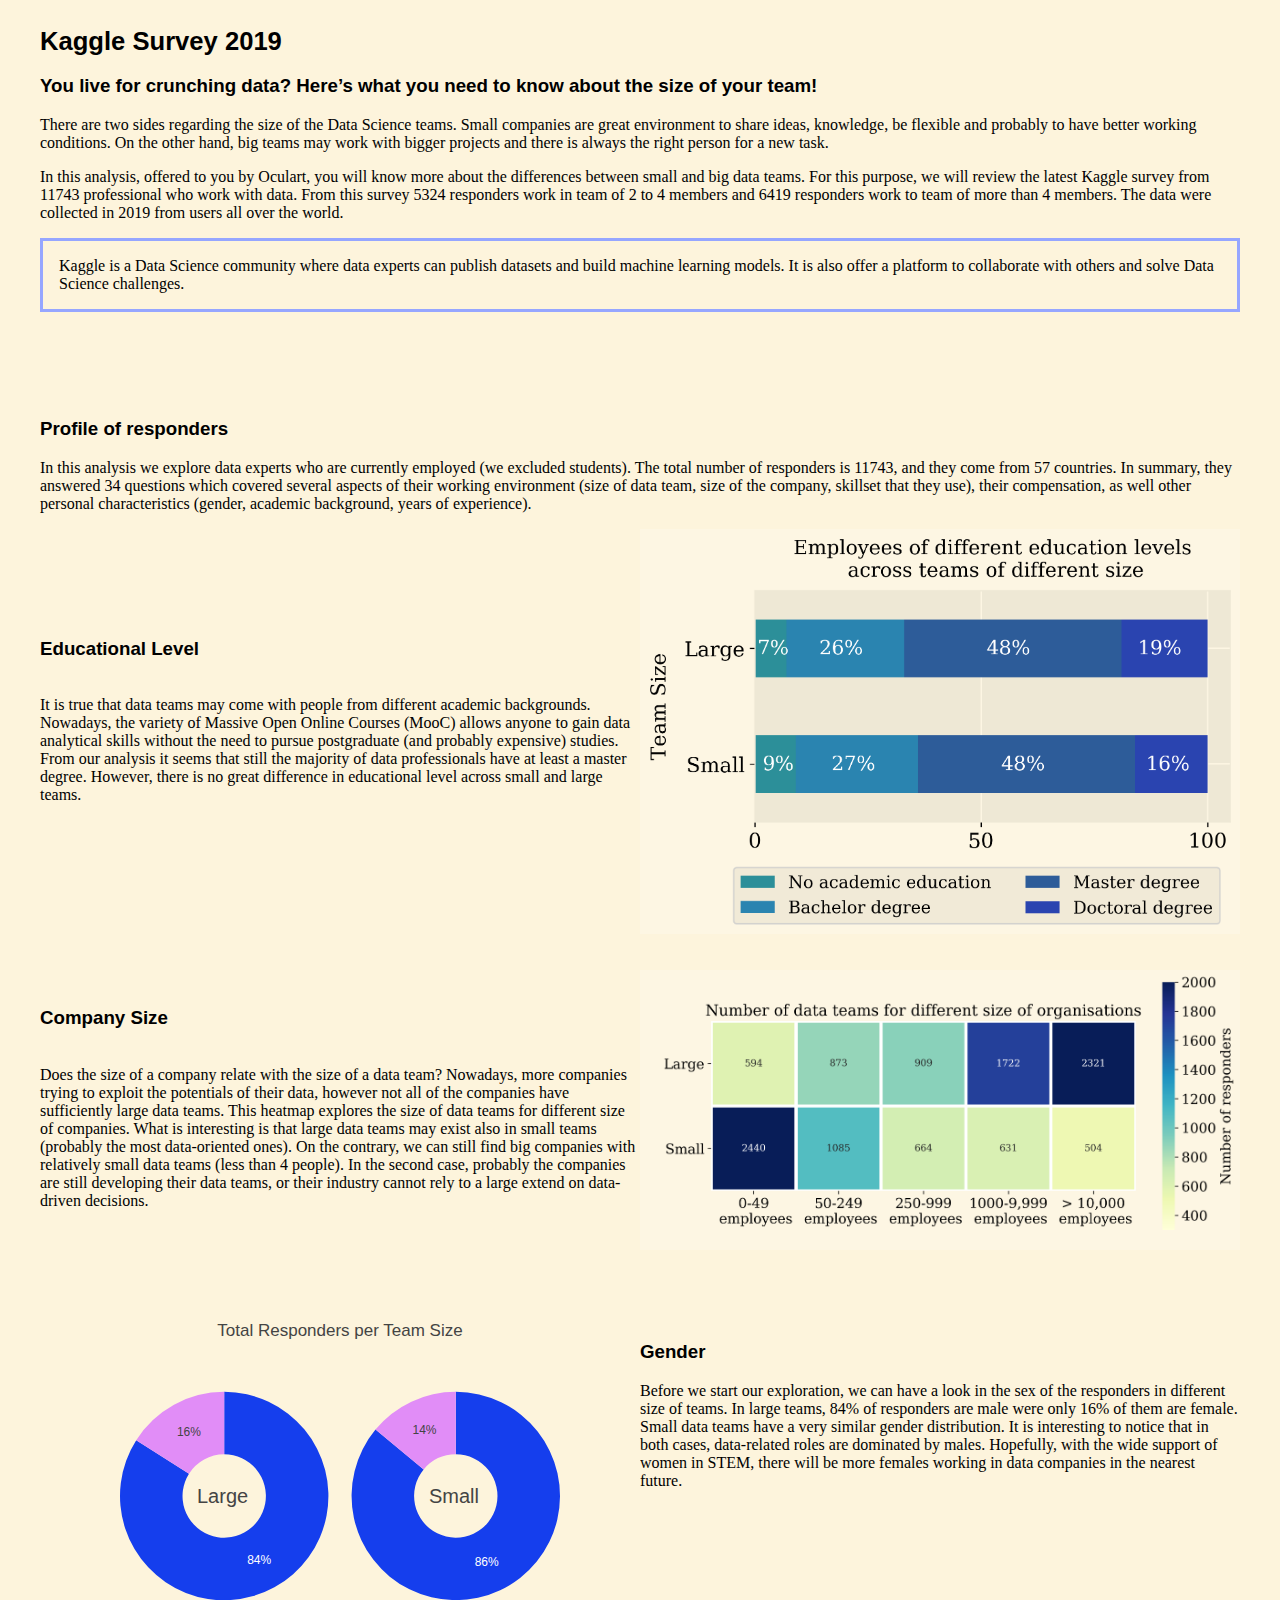
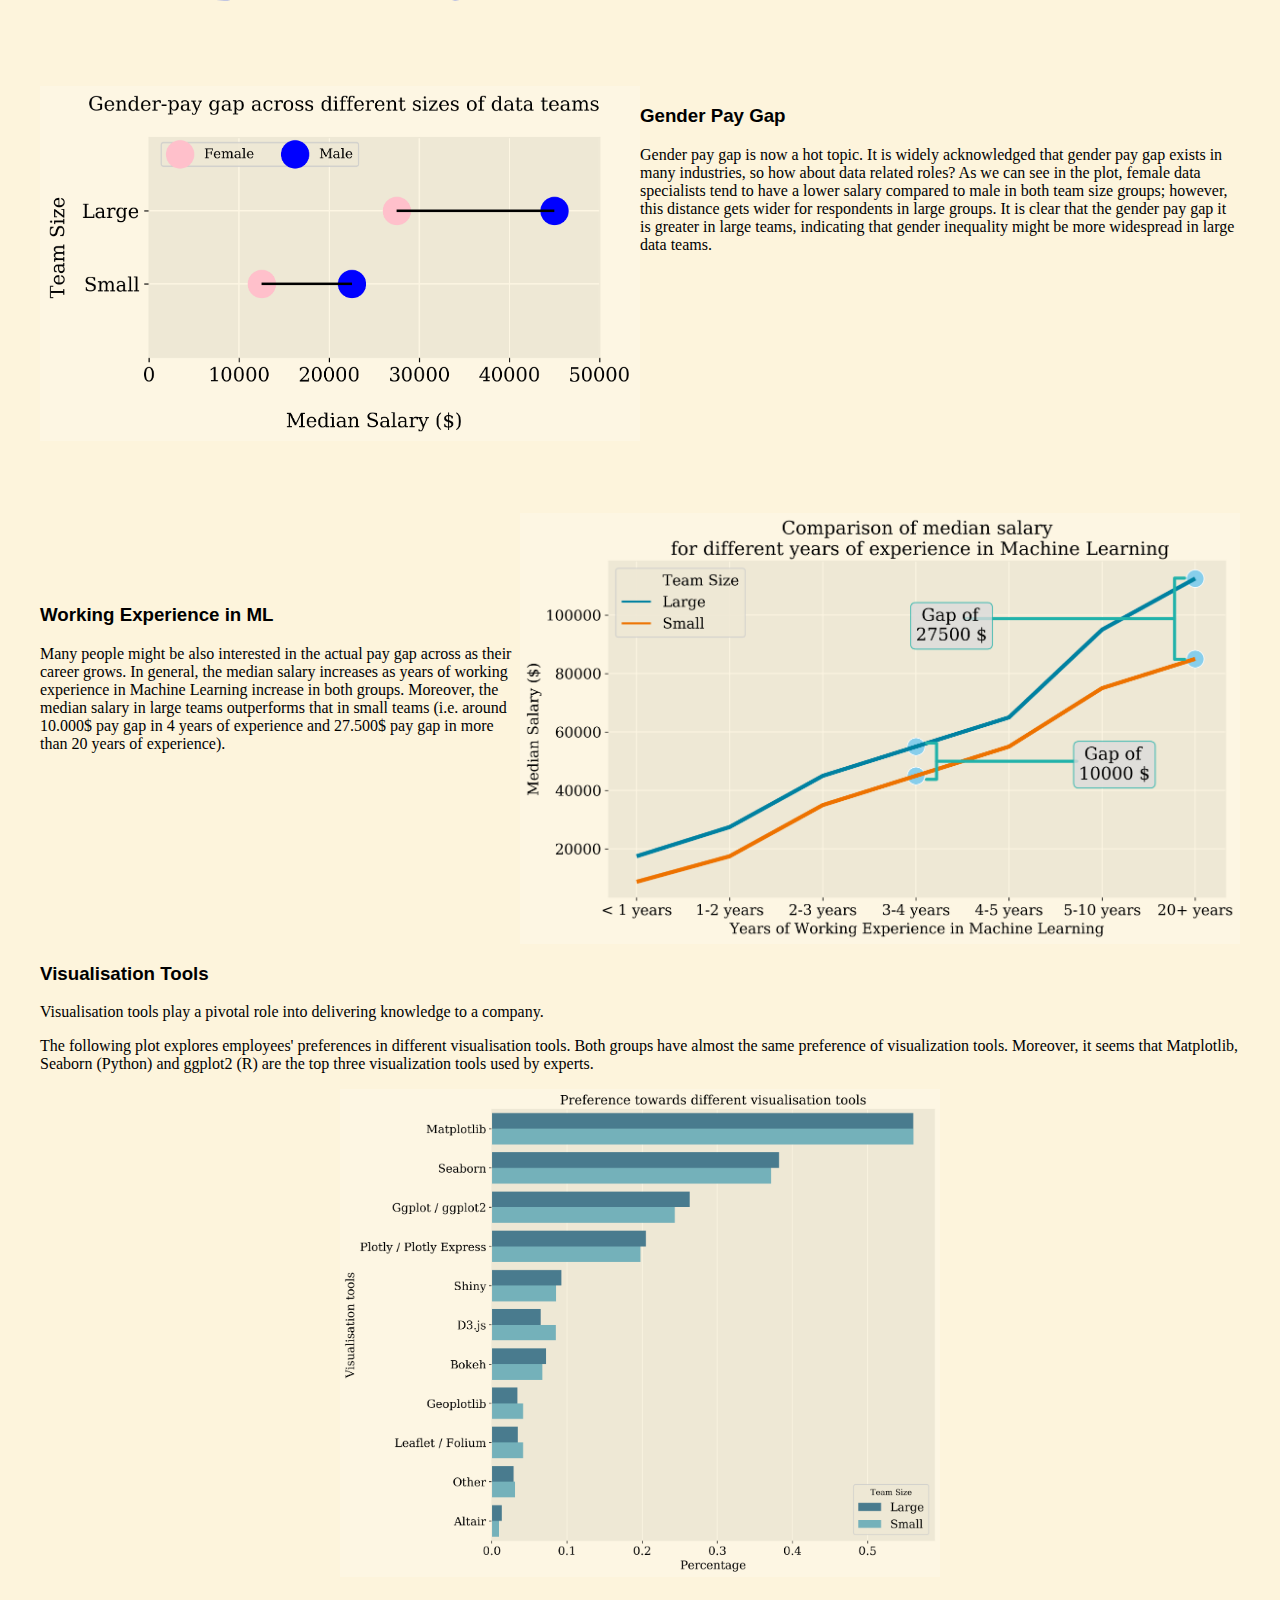
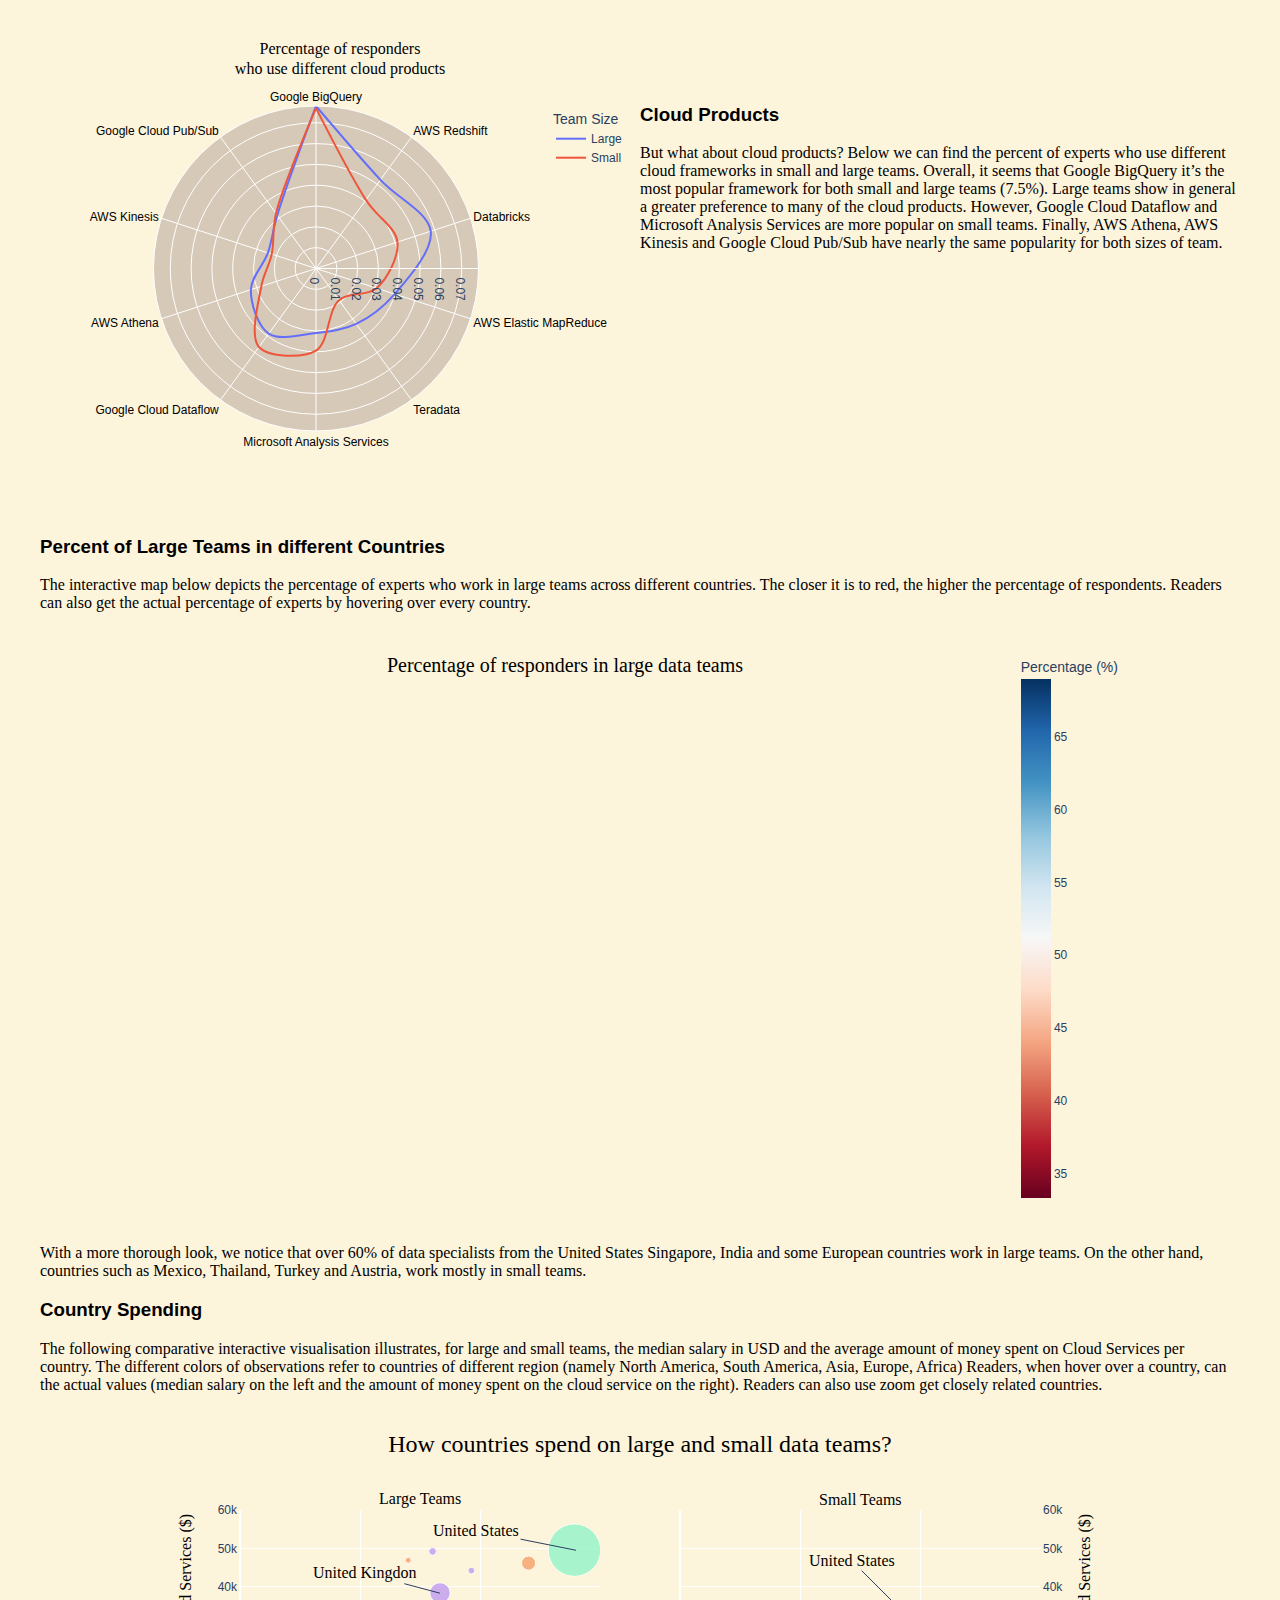
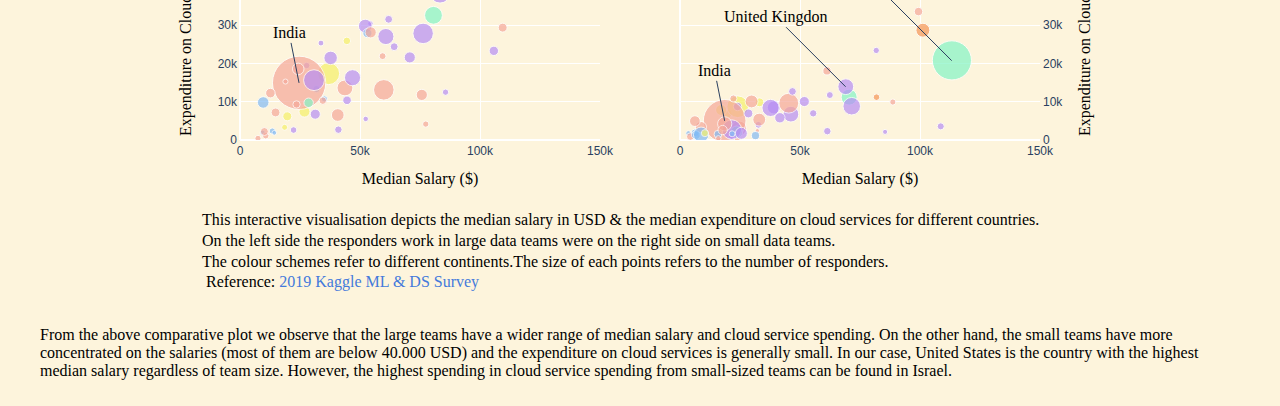
<file: Higher Education Studies/MSc Business Analytics/Data Visualisation/Team Project/Interactive Presentantion/index.html>
<!DOCTYPE html>
<!-- TECHNICAL COMMENTS:
-Importance has been given to work properly on different resolutions; however a desktop screen is suggested
-The whole body is center aligned / More comments in the style.css
-Different fonts for different headlines
-Two types of flexible boxes (for adjusting the javascript plotly elements we had to follow a different approach)
-We have four types of objects: 1) static images, 2) plotly python to js viz 3) plotly in js viz 4) d3.js plot
-->

<!-- CONTENT COMMENTS
-All of our produced graphs (static/no static are included)
-->
<html lang="en">
  <head>
    <title>Kaggle Survey 2019</title>
    <link rel="stylesheet" href="./style.css" />
  </head>
  <body>
    <div class="main">
      <h1 class="title">Kaggle Survey 2019</h1>
      <h3>
        You live for crunching data? Here’s what you need to know about the size
        of your team!
      </h3>

      <div>
        <p>
          There are two sides regarding the size of the Data Science teams.
          Small companies are great environment to share ideas, knowledge, be
          flexible and probably to have better working conditions. On the other
          hand, big teams may work with bigger projects and there is always the
          right person for a new task.
        </p>

        <p>
          In this analysis, offered to you by Oculart, you will know more about
          the differences between small and big data teams. For this purpose, we
          will review the latest Kaggle survey from 11743 professional who work
          with data. From this survey 5324 responders work in team of 2 to 4
          members and 6419 responders work to team of more than 4 members. The
          data were collected in 2019 from users all over the world.
        </p>

        <p
          style="border:3px; border-style:solid; border-color:#96A6FF; padding: 1em; font-family:geneva"
        >
          Kaggle is a Data Science community where data experts can publish
          datasets and build machine learning models. It is also offer a
          platform to collaborate with others and solve Data Science challenges.
        </p>
      </div>

      <div class="container">
        <div class="grid-js">
          <div>
            <br /><br /><br /><br />
            <h3>Profile of responders</h3>
            <p>
              In this analysis we explore data experts who are currently
              employed (we excluded students). The total number of responders is
              11743, and they come from 57 countries. In summary, they answered
              34 questions which covered several aspects of their working
              environment (size of data team, size of the company, skillset that
              they use), their compensation, as well other personal
              characteristics (gender, academic background, years of
              experience).
            </p>
          </div>
          <div>
            <div id="graphic" class="center"></div>
          </div>
        </div>
      </div>

      <div class="container">
        <div class="chart-row row">
          <div class="sidebar">
            <br /><br /><br /><br /><br />
            <h3>Educational Level</h3>
            <p>
              <br />
              It is true that data teams may come with people from different
              academic backgrounds. Nowadays, the variety of Massive Open Online
              Courses (MooC) allows anyone to gain data analytical skills
              without the need to pursue postgraduate (and probably expensive)
              studies. From our analysis it seems that still the majority of
              data professionals have at least a master degree. However, there
              is no great difference in educational level across small and large
              teams.
            </p>
          </div>
          <img src="./img/educ.png" width="50%" title="academic back" />
        </div>
      </div>

      <br /><br />

      <div class="container">
        <div class="chart-row row">
          <div class="sidebar">
            <br />
            <h3>Company Size</h3>
            <p>
              <br />
              Does the size of a company relate with the size of a data team?
              Nowadays, more companies trying to exploit the potentials of their
              data, however not all of the companies have sufficiently large
              data teams. This heatmap explores the size of data teams for
              different size of companies. What is interesting is that large
              data teams may exist also in small teams (probably the most
              data-oriented ones). On the contrary, we can still find big
              companies with relatively small data teams (less than 4 people).
              In the second case, probably the companies are still developing
              their data teams, or their industry cannot rely to a large extend
              on data-driven decisions.
            </p>
          </div>
          <img
            src="./img/compsize.png"
            width="50%"
            height="50%"
            title="sizecompany"
          />
        </div>
      </div>

      <br /><br />
      <div class="container">
        <div class="grid-js">
          <div>
            <div id="donut-chart"></div>
          </div>
          <div>
            <br /><br />
            <h3>Gender</h3>
            <p>
              Before we start our exploration, we can have a look in the sex of
              the responders in different size of teams. In large teams, 84% of
              responders are male were only 16% of them are female. Small data
              teams have a very similar gender distribution. It is interesting
              to notice that in both cases, data-related roles are dominated by
              males. Hopefully, with the wide support of women in STEM, there
              will be more females working in data companies in the nearest
              future.
            </p>
          </div>
        </div>
      </div>

      <div class="container">
        <div class="chart-row row">
          <img src="./img/gpaygap.png" width="50%" title="paygapgender" />
          <div class="sidebar">
            <h3>Gender Pay Gap</h3>
            <p>
              Gender pay gap is now a hot topic. It is widely acknowledged that
              gender pay gap exists in many industries, so how about data
              related roles? As we can see in the plot, female data specialists
              tend to have a lower salary compared to male in both team size
              groups; however, this distance gets wider for respondents in large
              groups. It is clear that the gender pay gap it is greater in large
              teams, indicating that gender inequality might be more widespread
              in large data teams.
            </p>
          </div>
        </div>
      </div>

      <div><br /><br /><br /><br /></div>

      <div class="container">
        <div class="chart-row row">
          <div class="sidebar">
            <br /><br /><br /><br />
            <h3>Working Experience in ML</h3>
            <p>
              Many people might be also interested in the actual pay gap across
              as their career grows. In general, the median salary increases as
              years of working experience in Machine Learning increase in both
              groups. Moreover, the median salary in large teams outperforms
              that in small teams (i.e. around 10.000$ pay gap in 4 years of
              experience and 27.500$ pay gap in more than 20 years of
              experience).
            </p>
          </div>
          <img src="./img/salaryexp.png" width="60%" title="linesalarygap" />
        </div>
      </div>

      <div>
        <h3>Visualisation Tools</h3>
        <p>
          Visualisation tools play a pivotal role into delivering knowledge to a
          company.
        </p>
        <p>
          The following plot explores employees' preferences in different
          visualisation tools. Both groups have almost the same preference of
          visualization tools. Moreover, it seems that Matplotlib, Seaborn
          (Python) and ggplot2 (R) are the top three visualization tools used by
          experts.
        </p>
      </div>

      <img
        src="./img/viztools.png"
        width="50%"
        title="viztools"
        class="center"
      />

      <br /><br /><br />

      <div class="container">
        <div class="grid-plotly-python">
          <div>
            <div
              id="f69da72b-f1b9-4858-8306-d1f14a5c9016"
              class="plotly-graph-div"
              style="height:450px; width:600px;"
            ></div>
          </div>
          <div>
            <br /><br /><br />
            <h3>Cloud Products</h3>
            <p>
              But what about cloud products? Below we can find the percent of
              experts who use different cloud frameworks in small and large
              teams. Overall, it seems that Google BigQuery it’s the most
              popular framework for both small and large teams (7.5%). Large
              teams show in general a greater preference to many of the cloud
              products. However, Google Cloud Dataflow and Microsoft Analysis
              Services are more popular on small teams. Finally, AWS Athena, AWS
              Kinesis and Google Cloud Pub/Sub have nearly the same popularity
              for both sizes of team.
            </p>
          </div>
        </div>
      </div>

      <br /><br />

      <div>
        <h3>Percent of Large Teams in different Countries</h3>
        <p>
          The interactive map below depicts the percentage of experts who work
          in large teams across different countries. The closer it is to red,
          the higher the percentage of respondents. Readers can also get the
          actual percentage of experts by hovering over every country.
        </p>
      </div>
      <div align="center">
        <div
          id="bc2f96aa-7743-4626-b4e9-d5edf13fe5aa"
          class="plotly-graph-div"
          style="height:600px; width:1000px;"
        ></div>
      </div>
      <p>
        With a more thorough look, we notice that over 60% of data specialists
        from the United States Singapore, India and some European countries work
        in large teams. On the other hand, countries such as Mexico, Thailand,
        Turkey and Austria, work mostly in small teams.
      </p>

      <div>
        <h3>Country Spending</h3>
        <p>
          The following comparative interactive visualisation illustrates, for
          large and small teams, the median salary in USD and the average amount
          of money spent on Cloud Services per country. The different colors of
          observations refer to countries of different region (namely North
          America, South America, Asia, Europe, Africa) Readers, when hover over
          a country, can the actual values (median salary on the left and the
          amount of money spent on the cloud service on the right). Readers can
          also use zoom get closely related countries.
        </p>
      </div>
      <div align="center">
        <div
          id="ba43bbb4-e8cc-4082-8d46-44fbd304ea86"
          class="plotly-graph-div"
          style="height:500px; width:1000px;"
        ></div>
      </div>
      <p>
        From the above comparative plot we observe that the large teams have a
        wider range of median salary and cloud service spending. On the other
        hand, the small teams have more concentrated on the salaries (most of
        them are below 40.000 USD) and the expenditure on cloud services is
        generally small. In our case, United States is the country with the
        highest median salary regardless of team size. However, the highest
        spending in cloud service spending from small-sized teams can be found
        in Israel.
      </p>
    </div>

    <!-- CLOSING class="main" -->

    <!-- LOCAL SCRIPTS -->

    <script
      type="text/javascript"
      src="./js/plotly-python-to-javascript.js"
      defer
    ></script>
    <script
      type="text/javascript"
      src="./js/plotly-javascript.js"
      defer
    ></script>
    <script type="text/javascript" src="./js/d3-barchart.js" defer></script>

    <!--                   <script src='https://cdnjs.cloudflare.com/ajax/libs/d3/5.16.0/d3.min.js'></script>
                <script src="https://cdnjs.cloudflare.com/ajax/libs/d3/3.5.17/d3.min.js"></script>
                 <script src="https://d3js.org/d3.v3.min.js" charset="utf-8"></script>
              -->

    <!-- EXTERNAL SCRIPTS -->
    <script src="https://cdn.plot.ly/plotly-latest.min.js"></script>
    <script src="https://d3js.org/d3.v3.min.js" charset="utf-8"></script>

    <!--             <script src='https://cdnjs.cloudflare.com/ajax/libs/d3/5.16.0/d3.min.js'></script>
                <script src="https://cdnjs.cloudflare.com/ajax/libs/d3/3.5.17/d3.min.js"></script>
                 <script src="https://d3js.org/d3.v3.min.js" charset="utf-8"></script>
              -->
  </body>
</html>
</file>
<file: Higher Education Studies/MSc Business Analytics/Data Visualisation/Team Project/Interactive Presentantion/style.css>
html, body {
    height: 100%;
}

/* ======================= */
/* GENERAL ATTRIBUTES */

body {
  height: 100%;
  font-family: serif;     /* We select a web safe font, ref:https://www.w3schools.com/cssref/css_websafe_fonts.asp */
/*   min-height: 800px;  */
  background: #FDF4DC;
    display: table-cell;
    vertical-align: middle; /* arrange in the middle of the page   */
}


html {
    display: table;
    margin: auto;  /* arrange in the middle of the page   */
}


.main {
  padding: 10px;
  min-width: 800px;
  max-width: 1200px;
  min-height: 100%;
  height: 100%;
}


/* ======================= */
/* GRIDS-FLEXBOXES */

 .grid-js {
            display: grid;
            grid-template-columns: auto 1fr;
            /* grid-template-rows: 1fr; */
/*    height: 60vh; */
}

 .grid-plotly-python {
            display: grid;
            grid-template-columns: auto 1fr ;
           grid-template-rows: 1fr;
/*    height: 30vh; */
}

.container {
/*   display: flex; */
  flex-direction: column;
/*   align-items: stretch; */
/*   min-height: 800px; */
}


.row {
  flex: 1;
  display: flex;
  flex-direction: row;
  align-items: stretch;
  width: 100%;
/*   height: 100%; */
}

/* ======================= */
/* CENTER CONTENT */

img{
 height :auto /* to maintain aspect ratio*/
}

/* centering images */
.center {
  display: block;
  margin-left: auto;
  margin-right: auto;
  /* width: 50%; */
}

.sidebar {
/*   font-size: 0.8em; */
  flex: 3;
/*   padding: 20px; */
}


/* ======================= */
/* TITLES */

h1{
  font-size: 1.6em;
  font-family: arial;
}

h3{
  font-family: arial;
}


/* ======================= */
/* D3 ATTRIBUTES*/

.D3bar {
  fill: #ffa500; /* Profile of responders bars set to orange */
}
</file>
